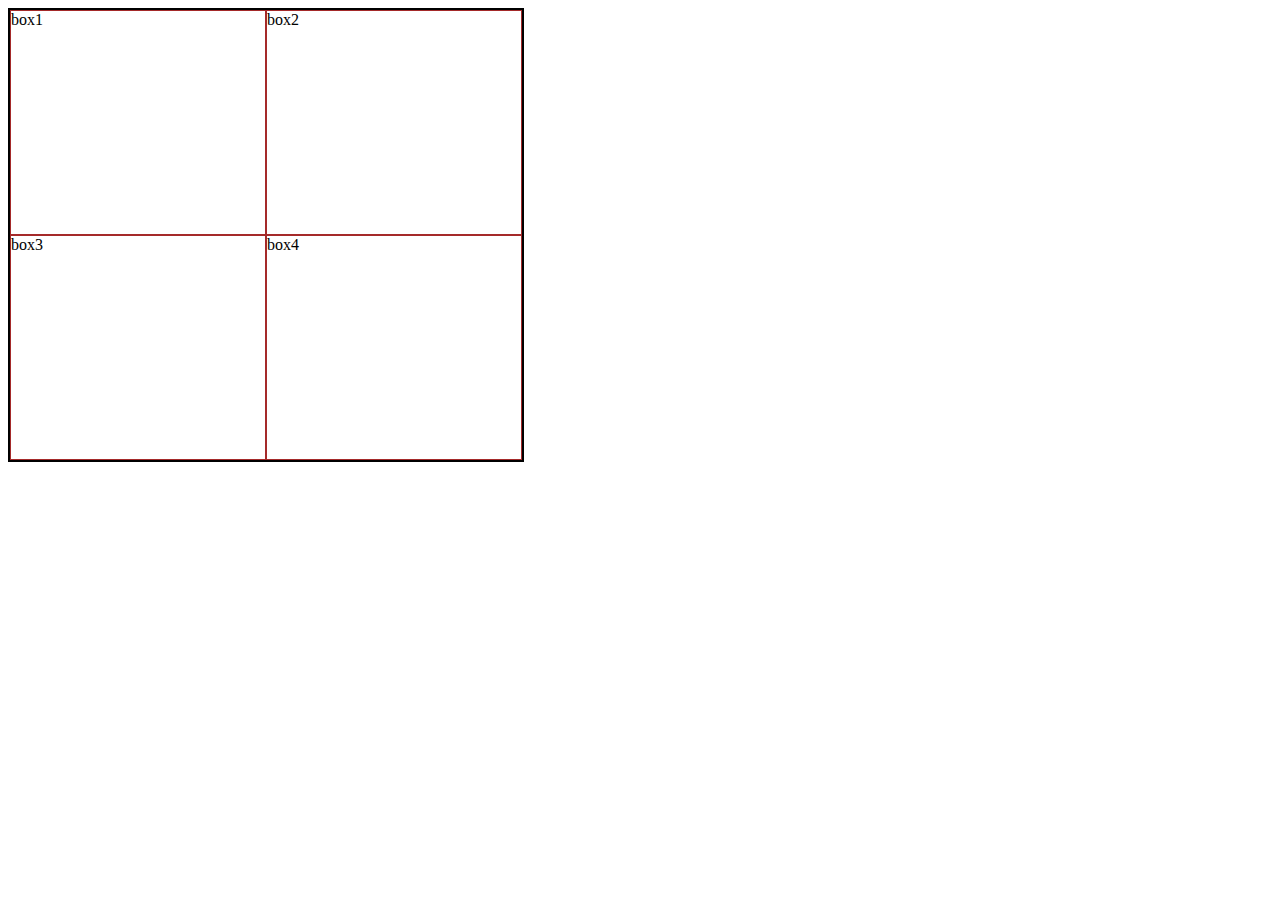
<file: DAY03/index.html>
<!DOCTYPE html>
<html lang="en">
<head>
    <meta charset="UTF-8">
    <meta name="viewport" content="width=device-width, initial-scale=1.0">
    <title>Grid</title>
    <link rel="stylesheet" href="./style.css">
</head>
<body>
    <div id="container-box">
        <div class="box">box1</div>
        <div class="box">box2</div>
        <div class="box">box3</div>
        <div class="box">box4</div>
    </div>
    
</body>
</html>
</file>
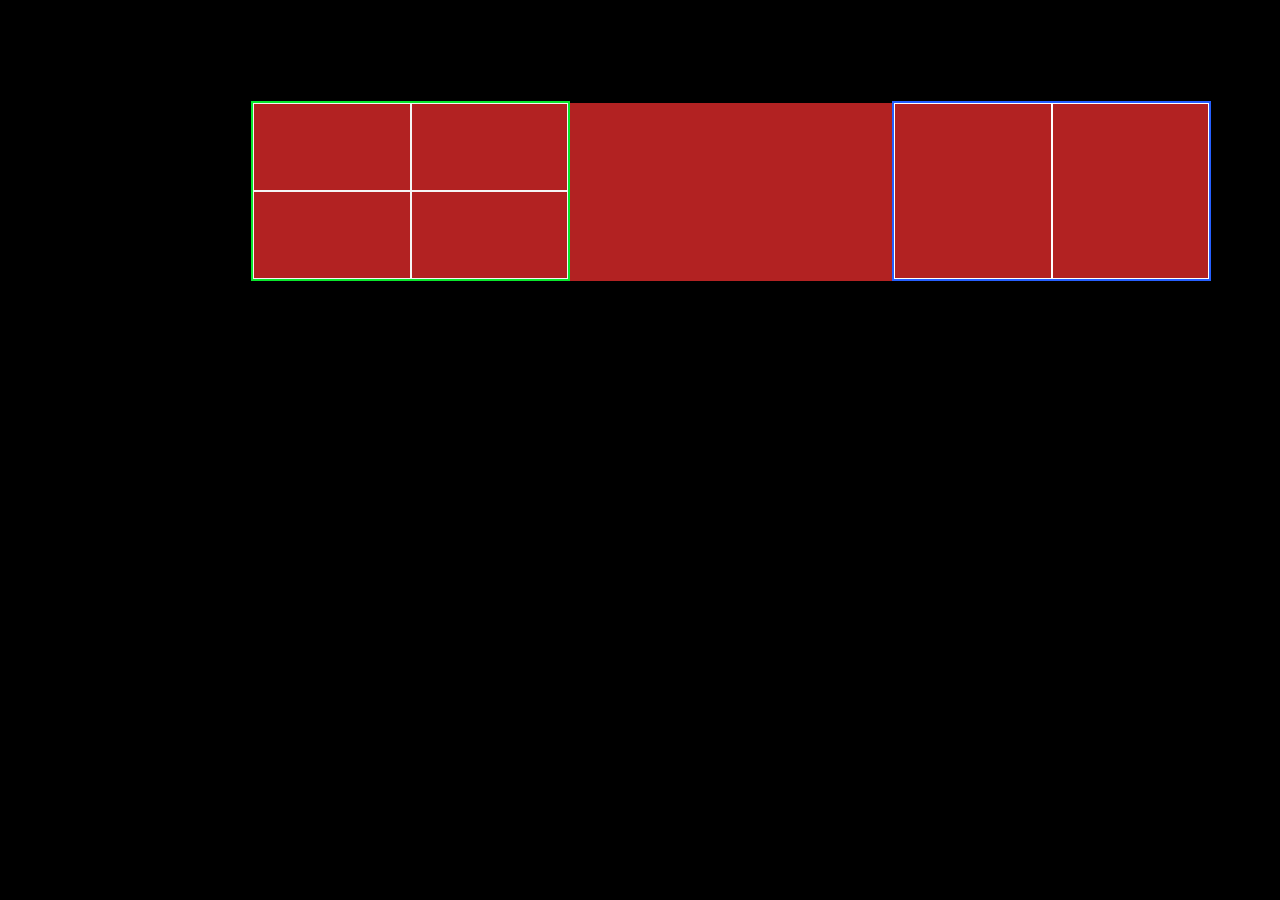
<file: DAY05/index.html>
<!DOCTYPE html>
<html lang="en">
<head>
    <meta charset="UTF-8">
    <meta name="viewport" content="width=device-width, initial-scale=1.0">
    <link rel="stylesheet" href="./style.css">
    <title>Document</title>
</head>
<body id="body">
    <main id="con">
        <div id="gri">
            <div id="box"></div>
            <div id="box"></div>
            <div id="box"></div>
            <div id="box"></div>
        </div>
        <div id="nor">
            <div id="no"></div>
        </div>
        <div id="fle">
            <div id="part"></div>
            <div id="part"></div>
        </div>

    </main>
</body>
</html>
</file>
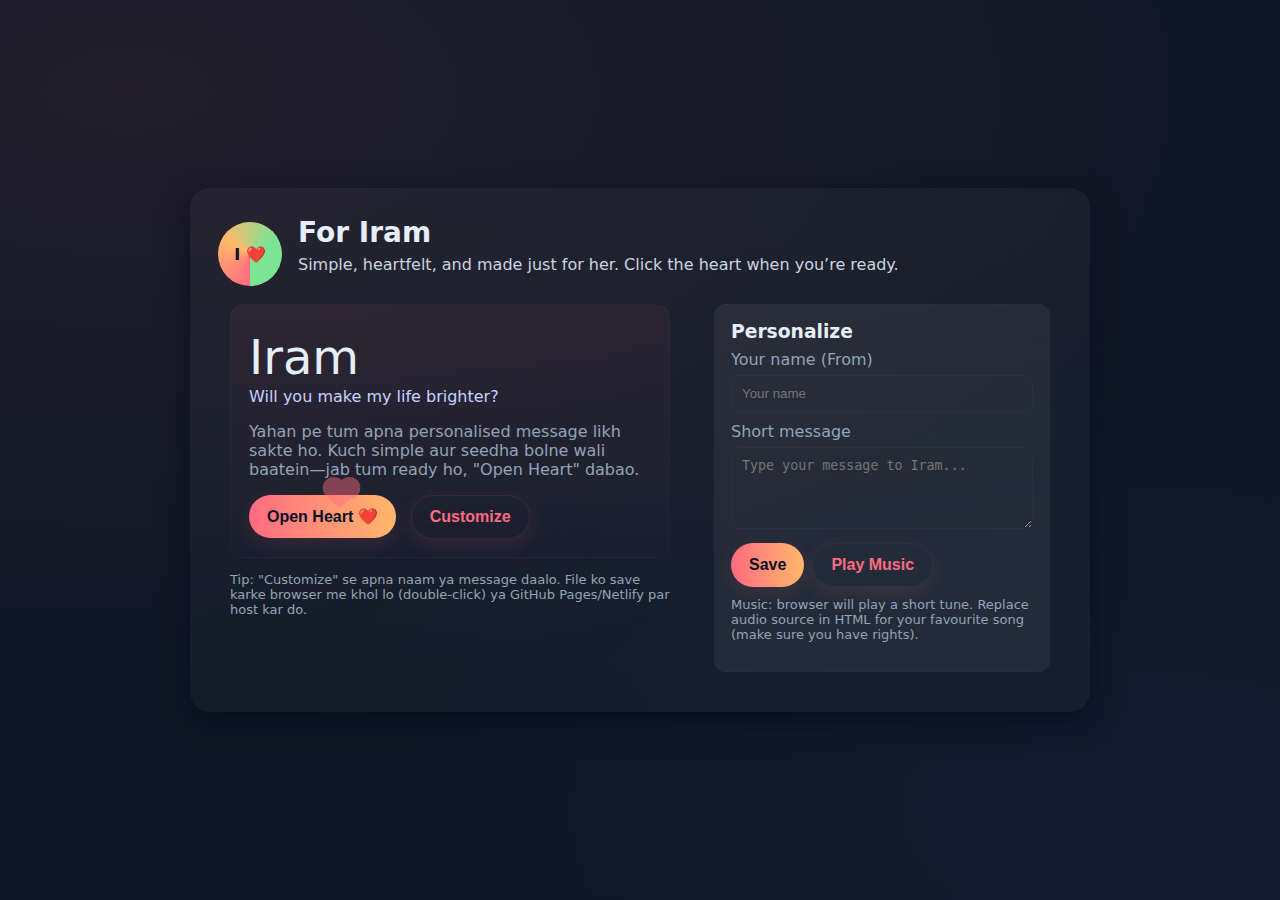
<file: LOVE/index.html>
<!doctype html>
<html lang="en">
<head>
  <meta charset="utf-8" />
  <meta name="viewport" content="width=device-width,initial-scale=1" />
  <title>For Iram — Will You Be Mine?</title>
  <style>
    :root{--bg:#0f1724;--card:#0b1220;--accent:#ff6b81;--glass:rgba(255,255,255,0.06)}
    *{box-sizing:border-box}
    html,body{height:100%;margin:0;font-family:Inter,ui-sans-serif,system-ui,Segoe UI,Roboto,'Helvetica Neue',Arial}
    body{background: radial-gradient(1200px 600px at 10% 10%, rgba(255,107,129,0.08), transparent), radial-gradient(900px 500px at 90% 90%, rgba(99,102,241,0.04), transparent), var(--bg);color:#e6eef8;display:grid;place-items:center;padding:32px}

    .card{width:100%;max-width:900px;background:linear-gradient(180deg, rgba(255,255,255,0.03), rgba(255,255,255,0.02));border-radius:20px;padding:28px;box-shadow:0 10px 30px rgba(2,6,23,0.6);position:relative;overflow:hidden}
    header{display:flex;gap:16px;align-items:center}
    .logo{width:64px;height:64px;border-radius:50%;background:conic-gradient(from 180deg at 50% 50%, #ff6b81, #ffb86b, #7be495, #7be495);display:flex;align-items:center;justify-content:center;font-weight:700;color:#0b1220}
    h1{font-size:28px;margin:0}
    p.lead{margin:6px 0 18px;color:#cbd5e1}

    .content{display:grid;grid-template-columns:1fr 360px;gap:20px}
    .left{padding:12px}
    .right{padding:12px}

    .proposal{background:linear-gradient(180deg, rgba(255,107,129,0.06), rgba(99,102,241,0.02));padding:18px;border-radius:14px;border:1px solid rgba(255,255,255,0.02)}
    .big{font-size:48px;line-height:1;margin:10px 0 6px}
    .sub{font-size:16px;color:#c7d2ff;margin-bottom:12px}

    .btn{display:inline-block;padding:12px 18px;border-radius:999px;background:linear-gradient(90deg,var(--accent),#ffb86b);color:#071127;font-weight:700;border:none;cursor:pointer;box-shadow:0 6px 18px rgba(255,107,129,0.12);font-size:16px}
    .muted{color:#94a3b8}

    /* hearts */
    .hearts{position:absolute;inset:0;pointer-events:none;overflow:hidden}
    .heart{position:absolute;width:22px;height:22px;transform:rotate(-45deg);background:var(--accent);border-radius:4px;opacity:0.95}
    .heart:before,.heart:after{content:'';position:absolute;width:22px;height:22px;background:var(--accent);border-radius:50%}
    .heart:before{top:-11px;left:0}
    .heart:after{left:11px;top:0}

    /* modal */
    .modal{position:fixed;inset:0;display:none;align-items:center;justify-content:center;background:linear-gradient(180deg,rgba(2,6,23,0.6),rgba(2,6,23,0.85));backdrop-filter:blur(4px);z-index:50}
    .modal.open{display:flex}
    .modal-card{width:100%;max-width:560px;background:linear-gradient(180deg,#071127, #0b1220);padding:20px;border-radius:14px;border:1px solid rgba(255,255,255,0.03)}

    .options{display:flex;gap:12px;margin-top:12px}
    .option{flex:1;padding:12px;border-radius:12px;text-align:center;cursor:pointer;border:1px dashed rgba(255,255,255,0.04)}

    footer{margin-top:14px;color:#94a3b8;font-size:13px}

    @media (max-width:880px){.content{grid-template-columns:1fr;}.right{order:-1}}
  </style>
</head>
<body>
  <div class="card" role="main">
    <div class="hearts" id="hearts"></div>
    <header>
      <div class="logo">I ❤️</div>
      <div>
        <h1>For Iram</h1>
        <p class="lead">Simple, heartfelt, and made just for her. Click the heart when you’re ready.</p>
      </div>
    </header>

    <div class="content">
      <div class="left">
        <div class="proposal">
          <div class="big" id="title">Iram</div>
          <div class="sub" id="subtitle">Will you make my life brighter?</div>

          <p class="muted" id="message">Yahan pe tum apna personalised message likh sakte ho. Kuch simple aur seedha bolne wali baatein—jab tum ready ho, "Open Heart" dabao.</p>

          <div style="margin-top:14px">
            <button class="btn" id="openBtn">Open Heart ❤️</button>
            <button class="btn" id="customizeBtn" style="background:transparent;color:var(--accent);border:1px solid rgba(255,107,129,0.12);margin-left:10px">Customize</button>
          </div>

        </div>

        <footer>
          Tip: "Customize" se apna naam ya message daalo. File ko save karke browser me khol lo (double-click) ya GitHub Pages/Netlify par host kar do.
        </footer>
      </div>

      <div class="right">
        <div style="background:var(--glass);padding:16px;border-radius:12px;border:1px solid rgba(255,255,255,0.02)">
          <h3 style="margin:0 0 8px">Personalize</h3>
          <label class="muted">Your name (From)</label>
          <input id="fromName" placeholder="Your name" style="width:100%;padding:10px;margin-top:6px;border-radius:8px;border:1px solid rgba(255,255,255,0.03);background:transparent;color:inherit">

          <label class="muted" style="margin-top:10px;display:block">Short message</label>
          <textarea id="shortMsg" rows="4" placeholder="Type your message to Iram..." style="width:100%;padding:10px;margin-top:6px;border-radius:8px;border:1px solid rgba(255,255,255,0.03);background:transparent;color:inherit"></textarea>

          <div style="display:flex;gap:8px;margin-top:10px">
            <button class="btn" id="saveCustom">Save</button>
            <button class="btn" id="playMusic" style="background:transparent;border:1px solid rgba(255,255,255,0.04);color:var(--accent)">Play Music</button>
          </div>

          <p class="muted" style="font-size:13px;margin-top:10px">Music: browser will play a short tune. Replace audio source in HTML for your favourite song (make sure you have rights).</p>
        </div>
      </div>
    </div>
  </div>

  <!-- modal -->
  <div class="modal" id="modal">
    <div class="modal-card">
      <h2 id="modalTitle">Will you be mine, Iram?</h2>
      <p class="muted" id="modalMsg">I promise to be there, to laugh with you, and to hold your hand through everything.</p>

      <div class="options">
        <div class="option" id="yesBtn">Yes, I will ❤️</div>
        <div class="option" id="maybeBtn">Let’s talk 😊</div>
        <div class="option" id="noBtn">I’m sorry, not now 💔</div>
      </div>

      <div style="text-align:right;margin-top:12px"><button class="btn" id="closeModal">Close</button></div>
    </div>
  </div>

  <audio id="bgAudio" loop>
    <!-- Small built-in melody as base64 to avoid external files: a short beep-ish chime encoded in wav (very small). You can replace the src with your song but beware of copyright. -->
    <source src="[data-uri]" type="audio/wav">
  </audio>

  <script>
    // Little helpers
    const heartsEl = document.getElementById('hearts');
    function spawnHeart(){
      const h = document.createElement('div');
      h.className = 'heart';
      const size = 12 + Math.random()*28;
      h.style.width = size+'px'; h.style.height = size+'px';
      h.style.left = (Math.random()*100)+'%';
      h.style.top = (20 + Math.random()*60)+'%';
      h.style.opacity = 0.9 - Math.random()*0.6;
      heartsEl.appendChild(h);
      const driftX = (Math.random()-0.5)*200;
      const driftY = -200 - Math.random()*200;
      h.animate([{transform:'translate(0,0) rotate(-45deg)',opacity:1},{transform:`translate(${driftX}px, ${driftY}px) rotate(-45deg)`, opacity:0}],{duration:4000+Math.random()*3000, easing:'cubic-bezier(.2,.8,.2,1)'});
      setTimeout(()=> h.remove(),7000);
    }
    // spawn hearts regularly
    setInterval(spawnHeart, 600);

    // Controls
    const openBtn = document.getElementById('openBtn');
    const modal = document.getElementById('modal');
    const bgAudio = document.getElementById('bgAudio');
    const playMusic = document.getElementById('playMusic');

    openBtn.addEventListener('click', ()=>{
      document.getElementById('modalTitle').textContent = `Will you be mine, ${document.getElementById('title').textContent}?`;
      modal.classList.add('open');
      try{ bgAudio.play(); }catch(e){}
    });

    document.getElementById('closeModal').addEventListener('click', ()=>{ modal.classList.remove('open'); try{ bgAudio.pause(); bgAudio.currentTime=0;}catch(e){} });

    document.getElementById('yesBtn').addEventListener('click', ()=>{
      document.getElementById('modalMsg').textContent = `You just made me the happiest. 💖`; 
      document.getElementById('modalTitle').textContent = `She said YES!`;
      // small confetti hearts
      for(let i=0;i<30;i++) spawnHeart();
    });
    document.getElementById('maybeBtn').addEventListener('click', ()=>{
      document.getElementById('modalMsg').textContent = `No worries — let’s talk when you feel ready. 😊`;
    });
    document.getElementById('noBtn').addEventListener('click', ()=>{
      document.getElementById('modalMsg').textContent = `Thank you for your honesty. I'll always respect you.`;
    });

    // Personalize
    document.getElementById('saveCustom').addEventListener('click', ()=>{
      const from = document.getElementById('fromName').value.trim() || 'Someone special';
      const msg = document.getElementById('shortMsg').value.trim() || 'I like you a lot. Would you be my girlfriend?';
      document.getElementById('subtitle').textContent = `A message for Iram — from ${from}`;
      document.getElementById('message').textContent = msg;
      // small animation
      for(let i=0;i<8;i++) spawnHeart();
    });

    playMusic.addEventListener('click', ()=>{
      if(bgAudio.paused){ bgAudio.play(); playMusic.textContent='Pause Music'; }
      else{ bgAudio.pause(); playMusic.textContent='Play Music'; }
    });

    // pre-fill name (Iram) in big title
    document.getElementById('title').textContent = 'Iram';

    // accessibility: keyboard open
    document.addEventListener('keydown', (e)=>{ if(e.key==='Enter') openBtn.click(); if(e.key==='Escape') modal.classList.remove('open'); });
  </script>
</body>
</html>
</file>
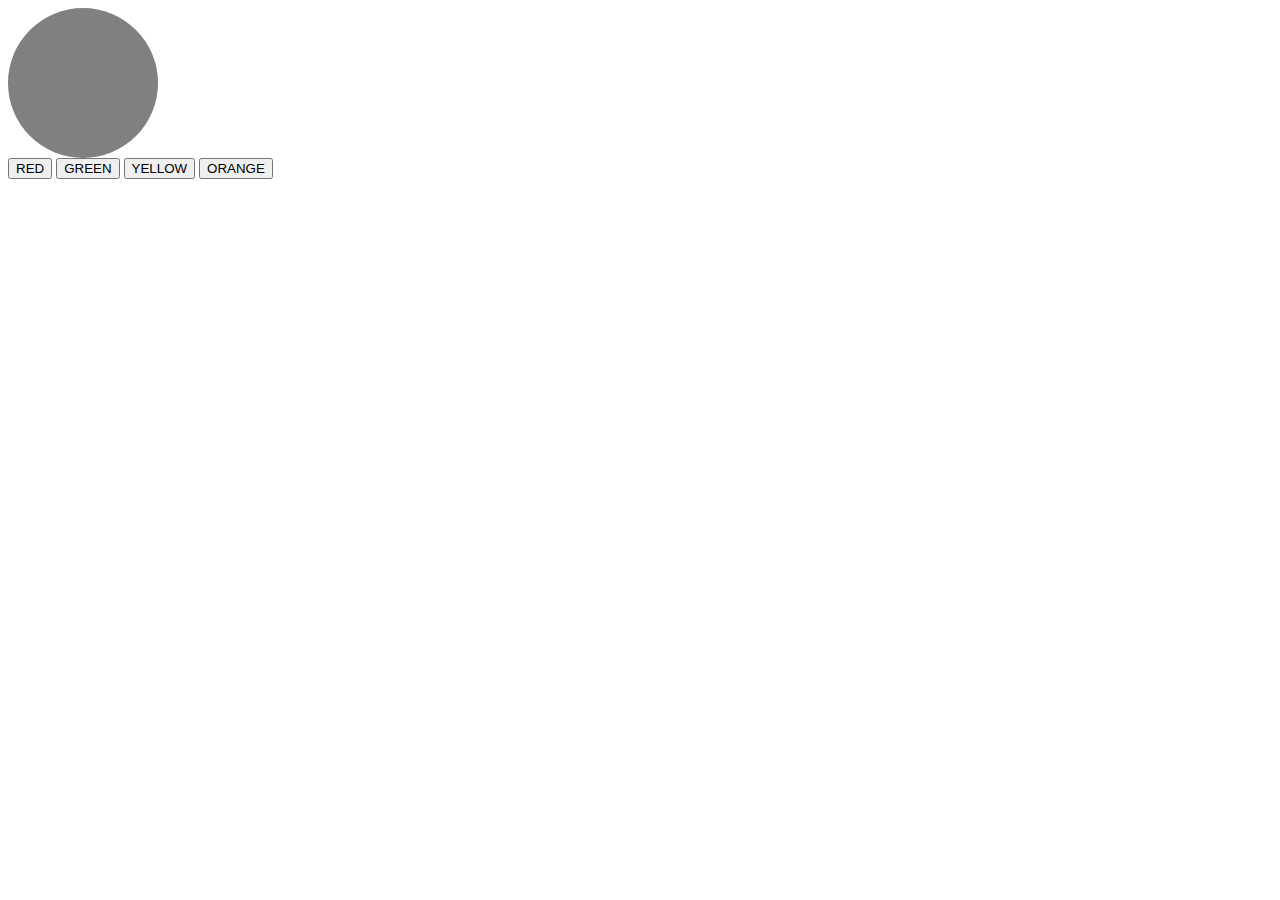
<file: JS/DAY07/index.html>
<!DOCTYPE html>
<html lang="en">
<head>
  <meta charset="UTF-8">
  <meta name="viewport" content="width=device-width, initial-scale=1.0">
  <title>Document</title>
  <style>
    #bulb {
      width: 150px;
      height: 150px;
      border-radius: 50%;
      background: gray;
    }
  </style>
  <script>
    function colorHandler(color) {
      let bulb = document.getElementById("bulb");
      bulb.style.backgroundColor = color;
      console.log("Bulb color changed to:", color);
    }
  </script>
</head>
<body>
  <div id="bulb"></div>
  <input type="button" value="RED" onclick="colorHandler(value)">
  <input type="button" value="GREEN" onclick="colorHandler(value)">
  <input type="button" value="YELLOW" onclick="colorHandler(value)">
  <input type="button" value="ORANGE" onclick="colorHandler(value)">
</body>
</html>
</file>
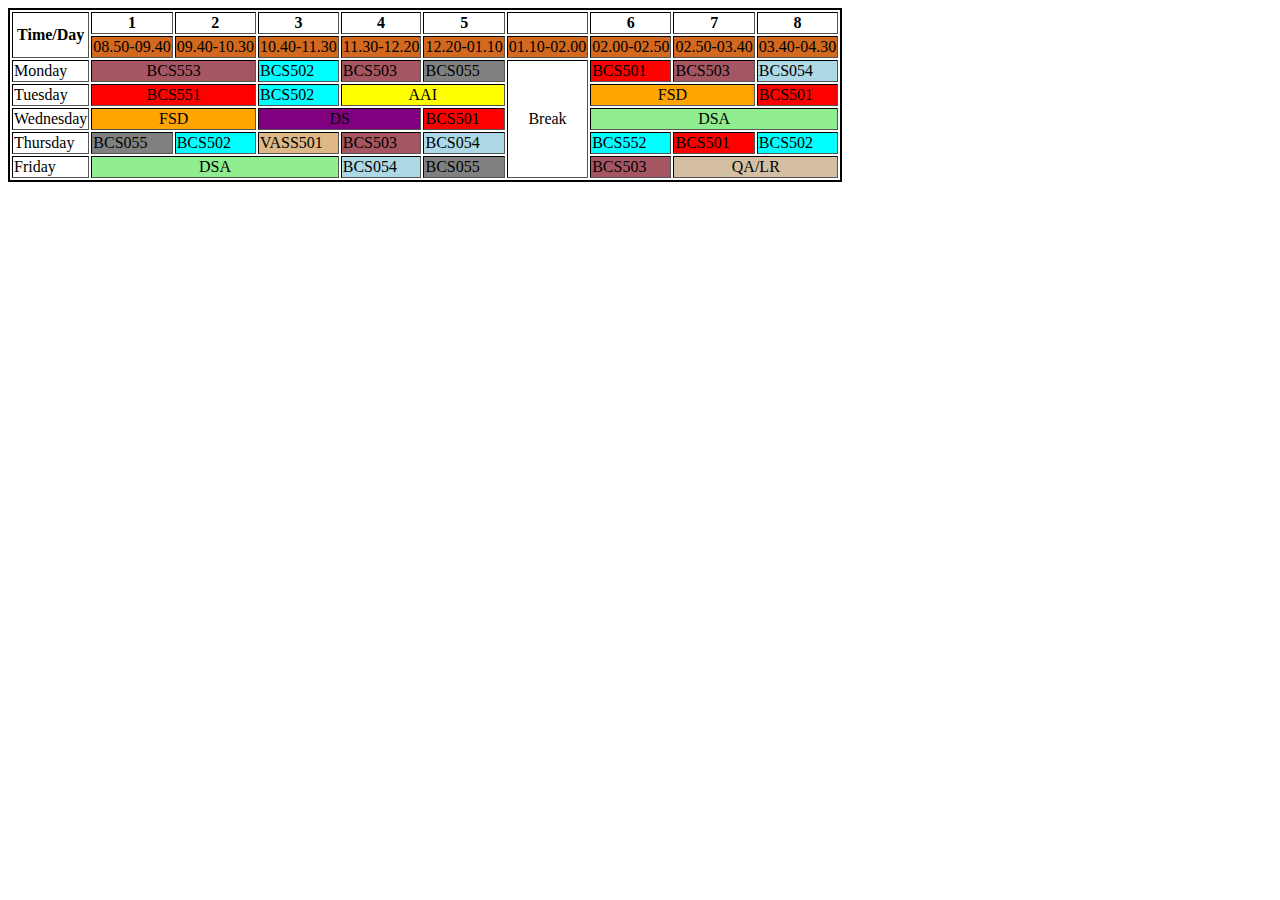
<file: timeTable.html>
<!DOCTYPE html>
<html lang="en">
<head>
    <meta charset="UTF-8">
    <meta name="viewport" content="width=device-width, initial-scale=1.0">
    <title>Time-Table</title>
</head>
<body>
    <table border="2" style="border: 2px solid black;">
        <tr>
            <th rowspan="2">Time/Day</th>
            <th>1</th>
            <th>2</th>
            <th>3</th>
            <th>4</th>
            <th>5</th>
            <th></th>
            <th>6</th>
            <th>7</th>
            <th>8</th>
        </tr>
        <tr style="background-color: chocolate;">
            <td>08.50-09.40</td>
            <td>09.40-10.30</td>
            <td>10.40-11.30</td>
            <td>11.30-12.20</td>
            <td>12.20-01.10</td>
            <td>01.10-02.00</td>
            <td>02.00-02.50</td>
            <td>02.50-03.40</td>
            <td>03.40-04.30</td>
        </tr>
        <tr>
            <td>Monday</td>
            <td colspan="2" style="text-align: center; background-color: rgb(166, 86, 99);">BCS553</td>
            <td style="background-color: aqua;">BCS502</td>
            <td style="background-color: rgb(166, 86, 99)">BCS503</td>
            <td style="background-color: grey;">BCS055</td>
            <td rowspan="5" style="text-align: center; ">Break</td>
            <td style="background-color: red;">BCS501</td>
            <td style="background-color: rgb(166, 86, 99)">BCS503</td>
            <td style="background-color: lightblue;">BCS054</td>
        </tr>
        <tr>
            <td>Tuesday</td>
            <td colspan="2" style="text-align: center; background-color: red;">BCS551</td>
            <td style="background-color: aqua;">BCS502</td>
            <td colspan="2" style="text-align: center; background-color: yellow;">AAI</td>
            <!-- <td>Break</td> -->
            <td colspan="2" style="text-align: center; background-color: orange;">FSD</td>
            <td style="background-color: red;">BCS501</td>
        </tr>
        <tr>
            <td>Wednesday</td>
            <td colspan="2" style="text-align: center; background-color: orange;">FSD</td>
            <td colspan="2" style="text-align: center; background-color: purple;">DS</td>
            <td style="background-color: red;">BCS501</td>
            <!-- <td>Break</td> -->
            <td colspan="3" style="text-align: center; background-color: lightgreen;">DSA</td>
        </tr>
        <tr>
            <td>Thursday</td>
            <td style="background-color: grey;">BCS055</td>
            <td style="background-color: aqua;">BCS502</td>
            <td style="background-color: burlywood;">VASS501</td>
            <td style="background-color: rgb(166, 86, 99)">BCS503</td>
            <td style="background-color: lightblue;">BCS054</td>
            <!-- <td>Break</td> -->
            <td style="background-color: aqua;">BCS552</td>
            <td style="background-color: red;">BCS501</td>
            <td style="background-color: aqua;">BCS502</td>
        </tr>
        <tr>
            <td>Friday</td>
            <td colspan="3" style="text-align: center; background-color: lightgreen;">DSA</td>
            <td style="background-color: lightblue;">BCS054</td>
            <td style="background-color: grey;">BCS055</td>
            <!-- <td>Break</td> -->
            <td style="background-color: rgb(166, 86, 99)">BCS503</td>
            <td colspan="2" style="text-align: center; background-color: rgb(212, 191, 163);">QA/LR</td>
        </tr>
    </table>
</body>
</html>
</file>
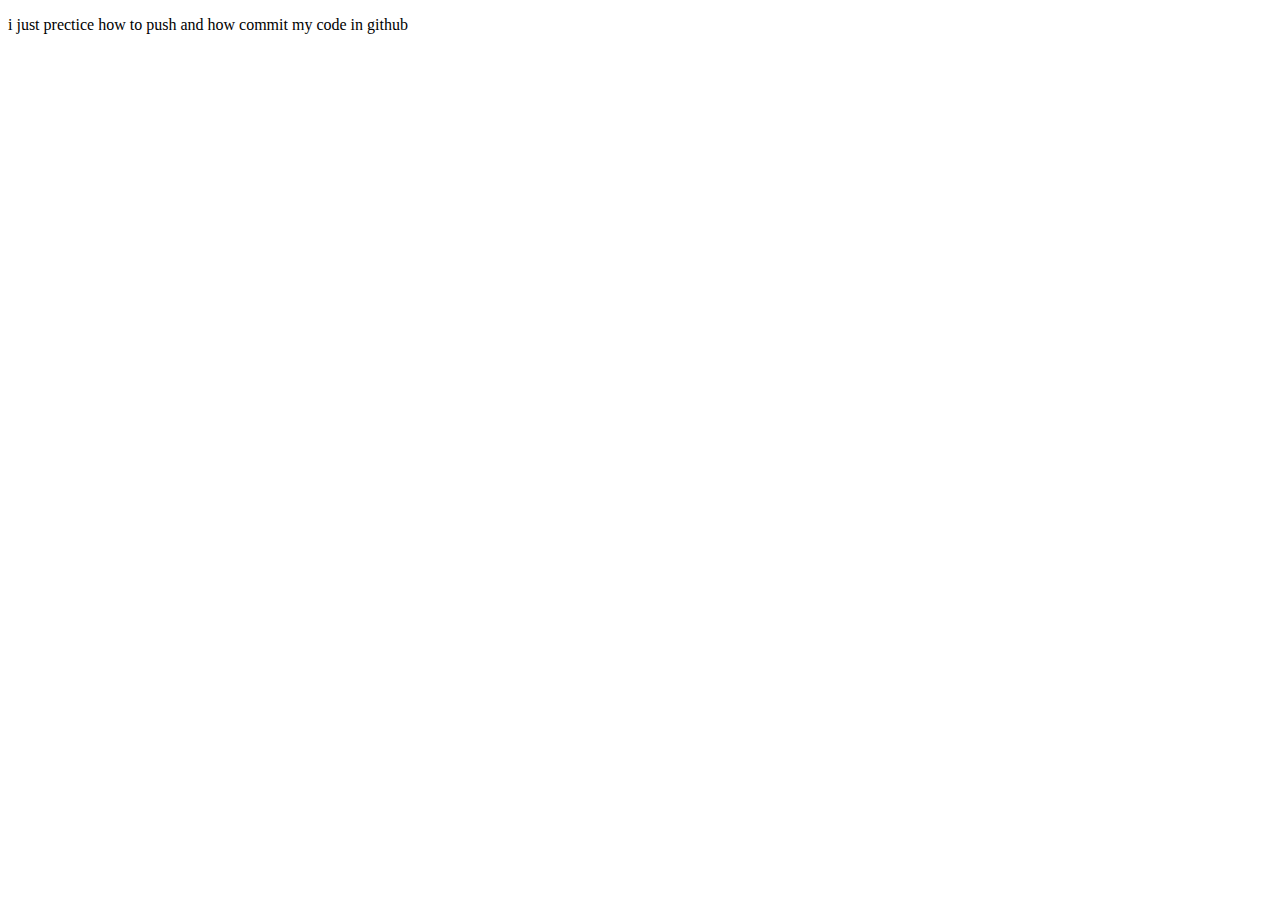
<file: DAY02/prectice.html>
<!DOCTYPE html>
<html lang="en">
<head>
    <meta charset="UTF-8">
    <meta name="viewport" content="width=device-width, initial-scale=1.0">
    <title>Document</title>
</head>
<body>
    <p>i just prectice how to push and how commit my code in github</p>
</body>
</html>
</file>
<file: DAY03/style.css>
#container-box{
     display: grid;
     grid-template-rows: repeat(2,1fr);
     grid-template-columns: repeat(2,1fr);
     border: 2px solid black;
     width: 40vw;
     height: 50vh;
      
}
.box{
    border: 1px solid brown;

}
</file>
<file: DAY05/style.css>
#body{
    margin: 100px;
    margin-left: 250px;
    background: #000;
}
#con{
    background: firebrick;
    display: flex;
    width: 75vw;
    height: 20vh;
    border: 1px solid black;
}
#gri{
    display: grid;
    grid-template-rows: (2,1fr);
    grid-template-columns: repeat(2,1fr);
    width: 25vw;
    border: 2px solid rgb(8, 230, 45);

}
#nom{
 width: 25vw;
 border: 2px solid rgb(255, 255, 255);
}
#fle{
    width: 25vw;
    display: flex;
    border: 2px solid rgb(37, 95, 255);
}
#box{
     border: 1px solid rgb(245, 245, 245);
}
#part{
    border: 1px solid rgb(255, 255, 255);
     width: 50%;
}
#no{
    width: 25vw;
     border: 1px solid black;
}
</file>
